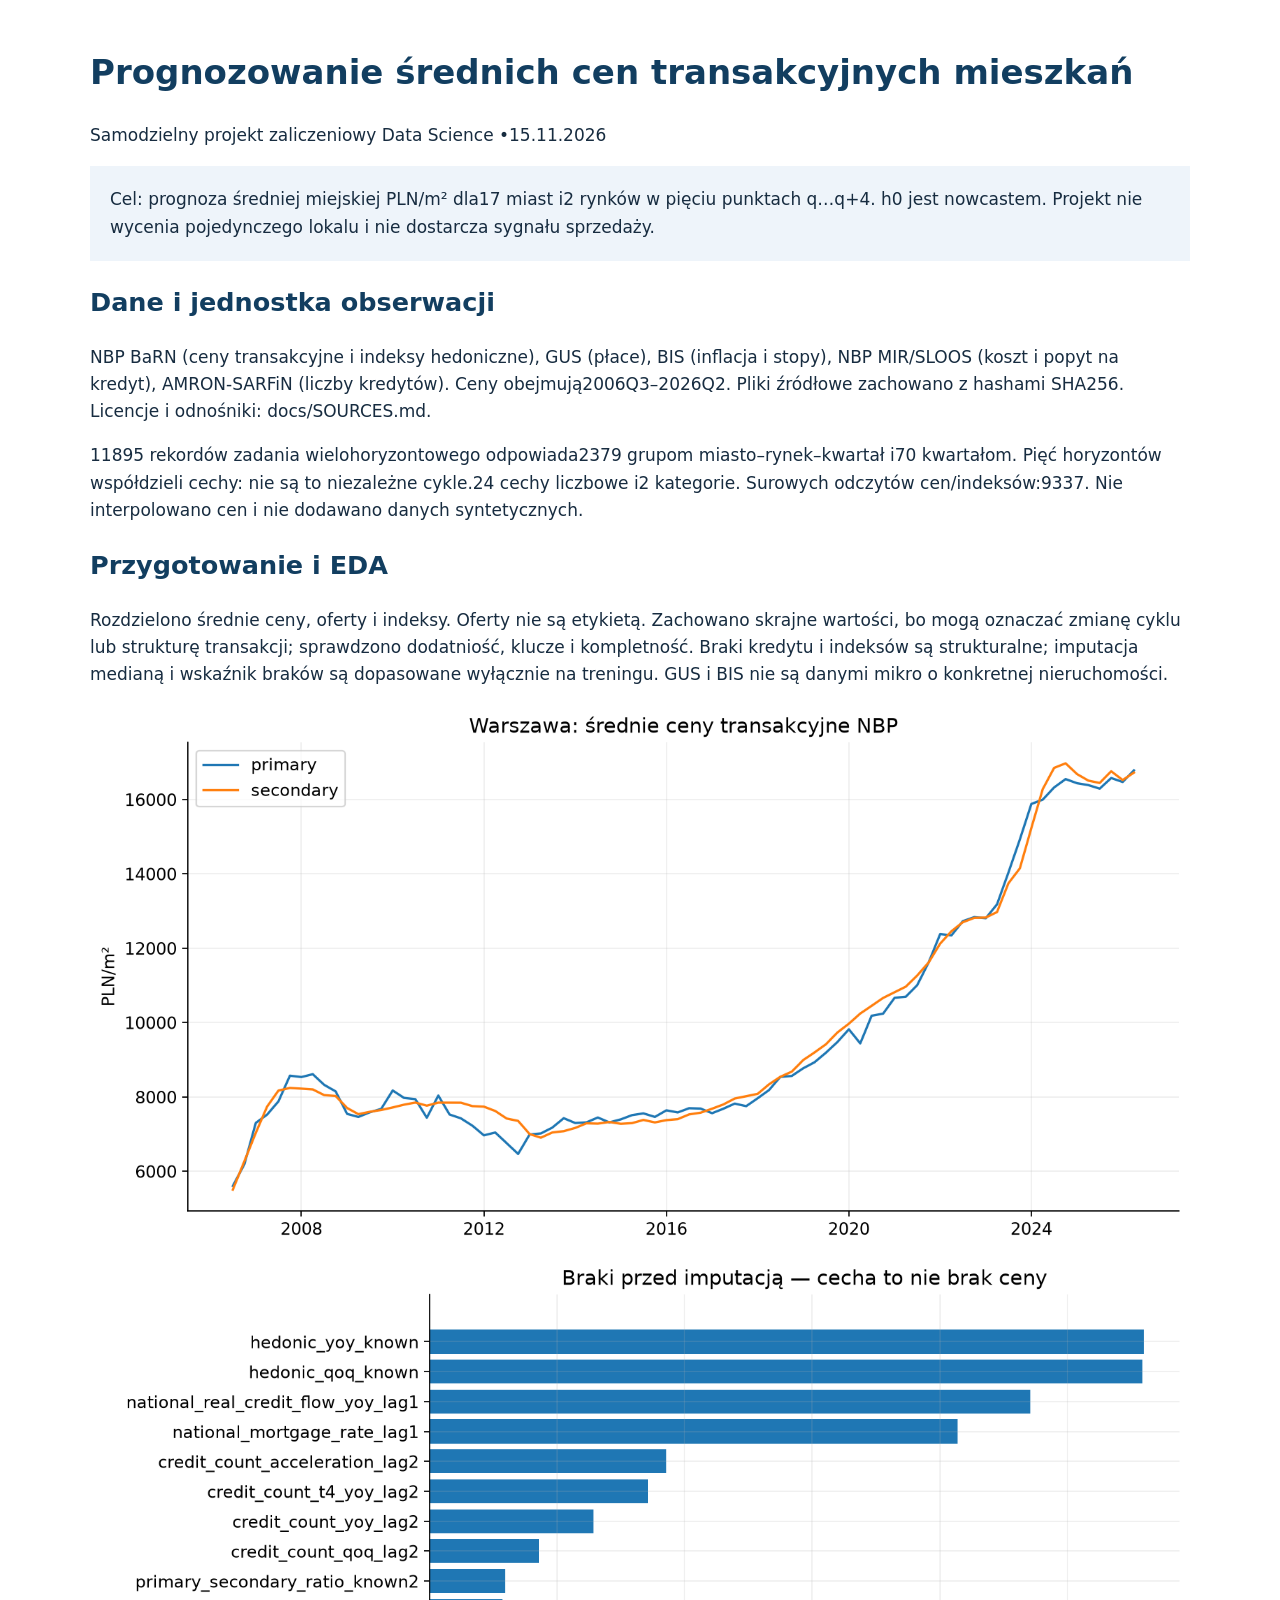
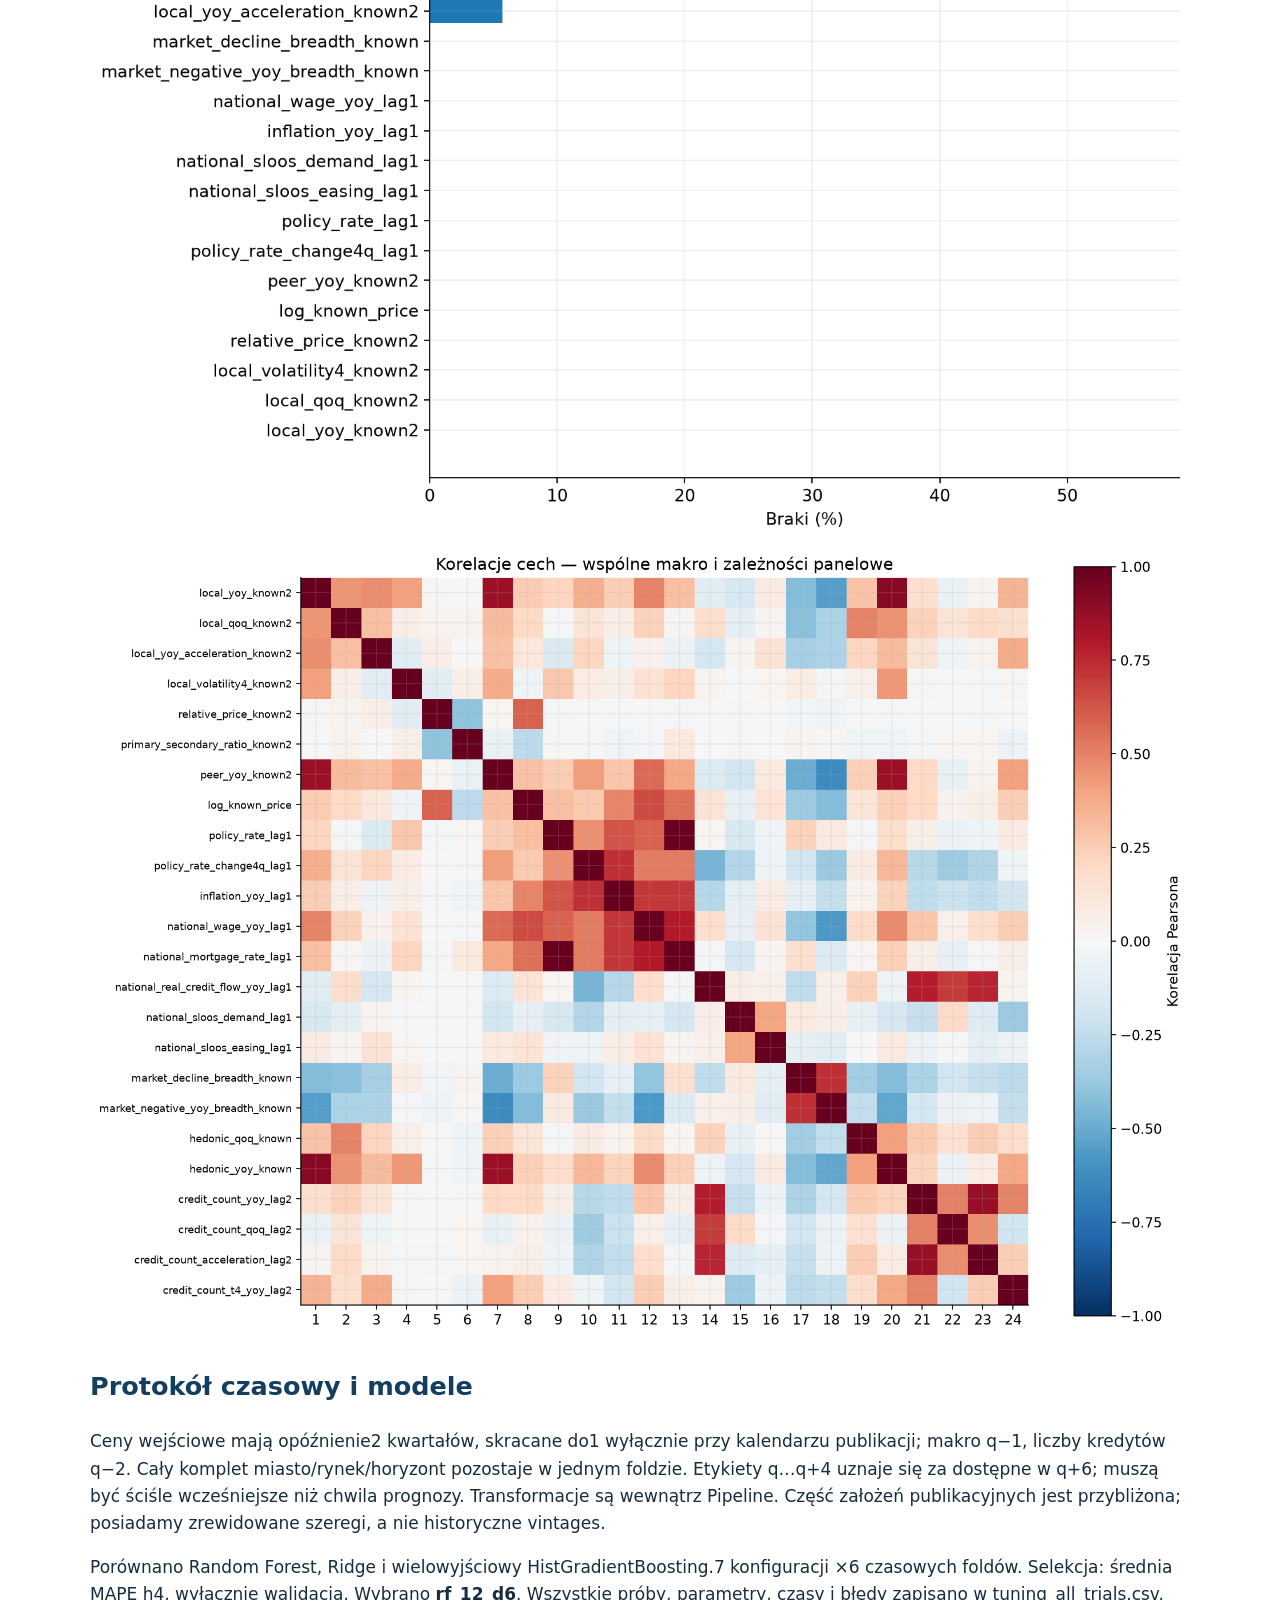
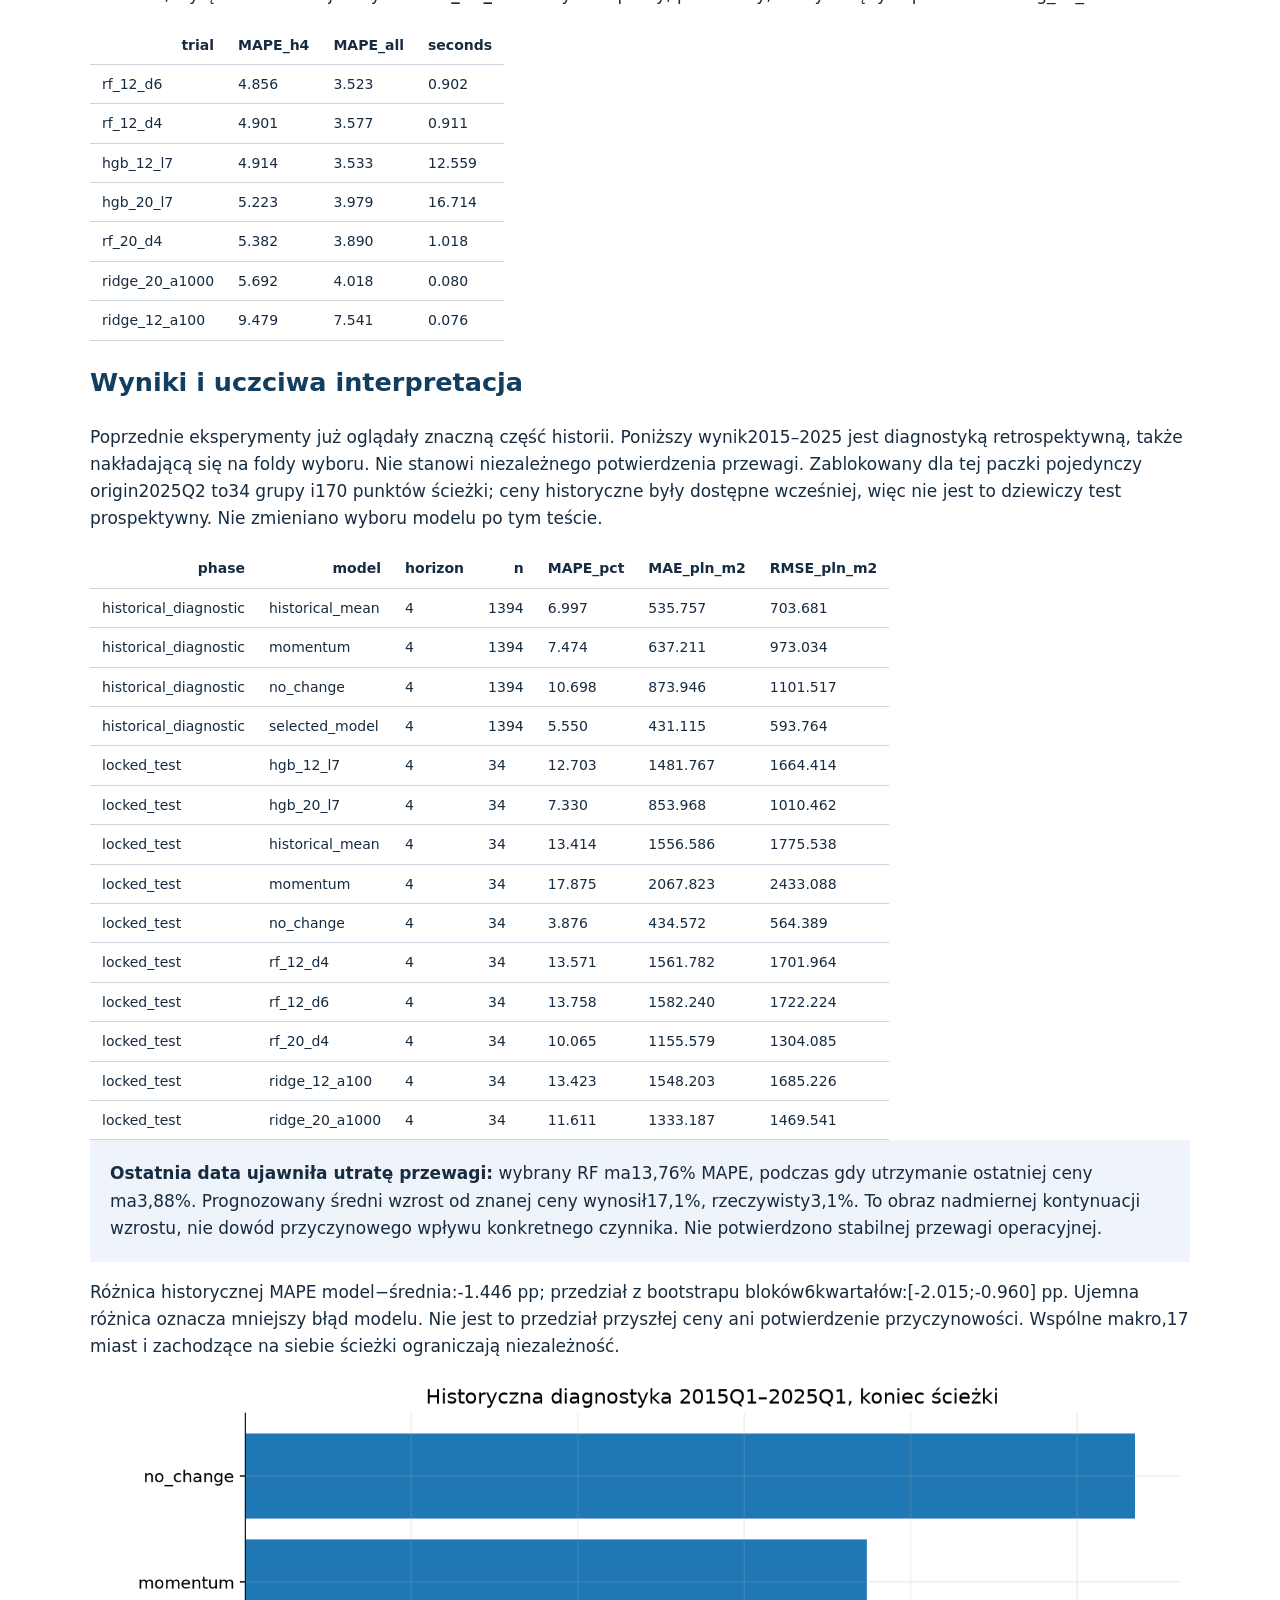
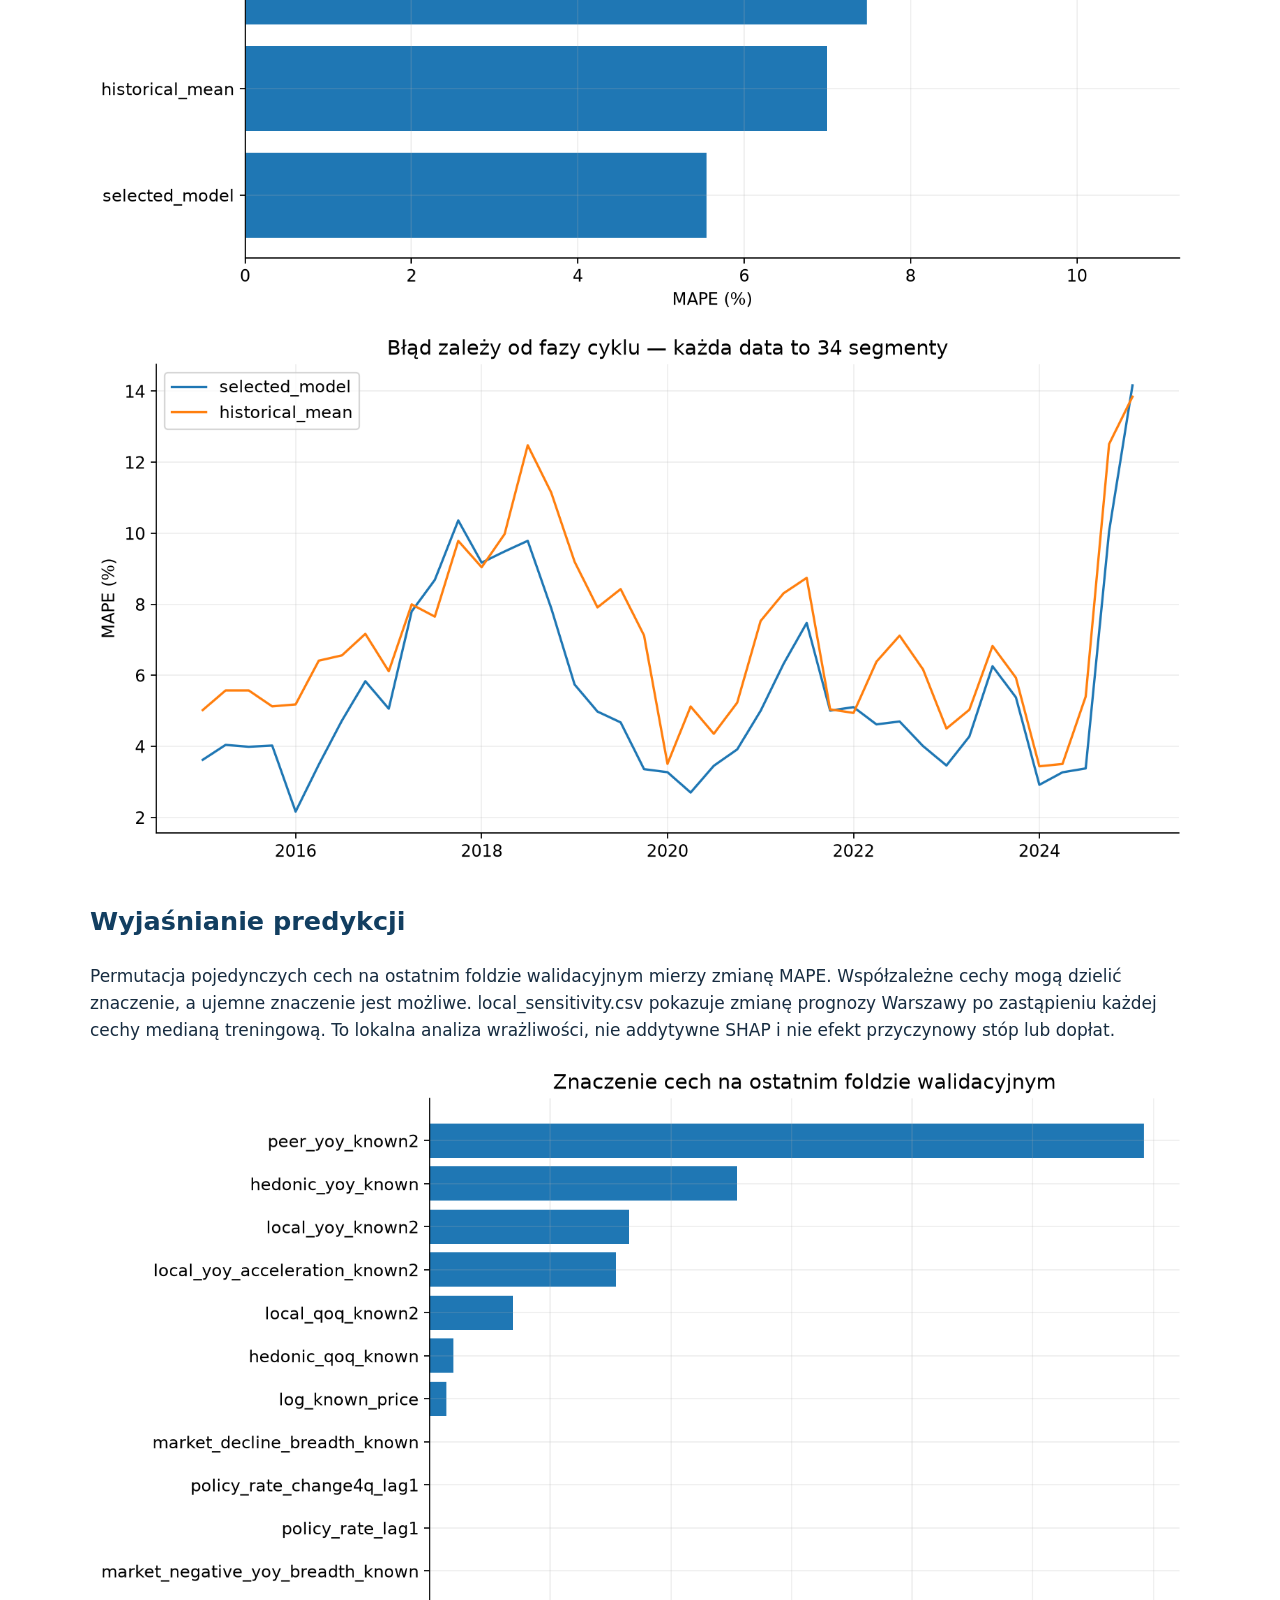
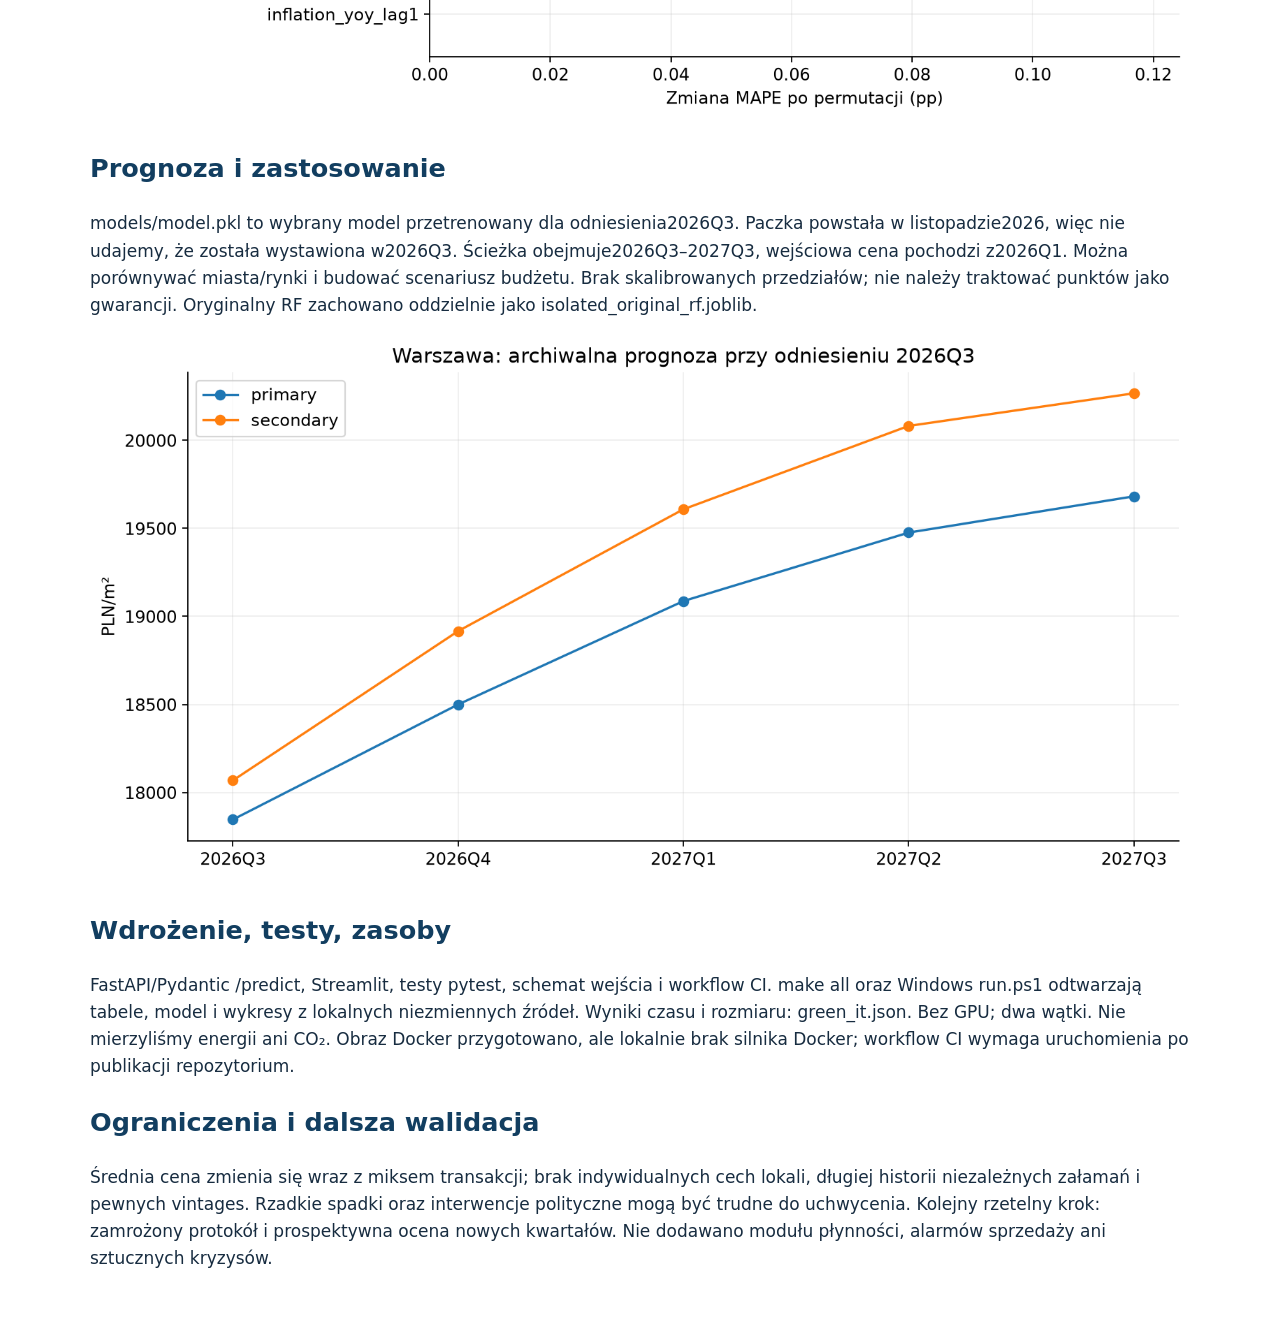
<file: reports/raport.html>
<!doctype html><html lang="pl"><meta charset="utf-8"><title>Prognoza cen mieszkań — raport</title><style>body{font:17px/1.6 system-ui;max-width:1100px;margin:45px auto;padding:0 24px;color:#172c40}h1,h2{color:#123e60}table{border-collapse:collapse;font-size:14px}th,td{padding:8px 12px;border-bottom:1px solid #cbd5df}img{max-width:100%}aside{background:#eef4fa;padding:20px}</style>
 <h1>Prognozowanie średnich cen transakcyjnych mieszkań</h1><p>Samodzielny projekt zaliczeniowy Data Science •15.11.2026</p>
 <aside>Cel: prognoza średniej miejskiej PLN/m² dla17 miast i2 rynków w pięciu punktach q…q+4. h0 jest nowcastem. Projekt nie wycenia pojedynczego lokalu i nie dostarcza sygnału sprzedaży.</aside>
 <h2>Dane i jednostka obserwacji</h2><p>NBP BaRN (ceny transakcyjne i indeksy hedoniczne), GUS (płace), BIS (inflacja i stopy), NBP MIR/SLOOS (koszt i popyt na kredyt), AMRON-SARFiN (liczby kredytów). Ceny obejmują2006Q3–2026Q2. Pliki źródłowe zachowano z hashami SHA256. Licencje i odnośniki: docs/SOURCES.md.</p>
 <p>11895 rekordów zadania wielohoryzontowego odpowiada2379 grupom miasto–rynek–kwartał i70 kwartałom. Pięć horyzontów współdzieli cechy: nie są to niezależne cykle.24 cechy liczbowe i2 kategorie. Surowych odczytów cen/indeksów:9337. Nie interpolowano cen i nie dodawano danych syntetycznych.</p>
 <h2>Przygotowanie i EDA</h2><p>Rozdzielono średnie ceny, oferty i indeksy. Oferty nie są etykietą. Zachowano skrajne wartości, bo mogą oznaczać zmianę cyklu lub strukturę transakcji; sprawdzono dodatniość, klucze i kompletność. Braki kredytu i indeksów są strukturalne; imputacja medianą i wskaźnik braków są dopasowane wyłącznie na treningu. GUS i BIS nie są danymi mikro o konkretnej nieruchomości.</p>
 <img src="figures/01_prices.png"><img src="figures/02_missing.png"><img src="figures/03_correlations.png">
 <h2>Protokół czasowy i modele</h2><p>Ceny wejściowe mają opóźnienie2 kwartałów, skracane do1 wyłącznie przy kalendarzu publikacji; makro q−1, liczby kredytów q−2. Cały komplet miasto/rynek/horyzont pozostaje w jednym foldzie. Etykiety q…q+4 uznaje się za dostępne w q+6; muszą być ściśle wcześniejsze niż chwila prognozy. Transformacje są wewnątrz Pipeline. Część założeń publikacyjnych jest przybliżona; posiadamy zrewidowane szeregi, a nie historyczne vintages.</p>
 <p>Porównano Random Forest, Ridge i wielowyjściowy HistGradientBoosting.7 konfiguracji ×6 czasowych foldów. Selekcja: średnia MAPE h4, wyłącznie walidacja. Wybrano <b>rf_12_d6</b>. Wszystkie próby, parametry, czasy i błędy zapisano w tuning_all_trials.csv.</p><table class="dataframe">
  <thead>
    <tr style="text-align: right;">
      <th>trial</th>
      <th>MAPE_h4</th>
      <th>MAPE_all</th>
      <th>seconds</th>
    </tr>
  </thead>
  <tbody>
    <tr>
      <td>rf_12_d6</td>
      <td>4.856</td>
      <td>3.523</td>
      <td>0.902</td>
    </tr>
    <tr>
      <td>rf_12_d4</td>
      <td>4.901</td>
      <td>3.577</td>
      <td>0.911</td>
    </tr>
    <tr>
      <td>hgb_12_l7</td>
      <td>4.914</td>
      <td>3.533</td>
      <td>12.559</td>
    </tr>
    <tr>
      <td>hgb_20_l7</td>
      <td>5.223</td>
      <td>3.979</td>
      <td>16.714</td>
    </tr>
    <tr>
      <td>rf_20_d4</td>
      <td>5.382</td>
      <td>3.890</td>
      <td>1.018</td>
    </tr>
    <tr>
      <td>ridge_20_a1000</td>
      <td>5.692</td>
      <td>4.018</td>
      <td>0.080</td>
    </tr>
    <tr>
      <td>ridge_12_a100</td>
      <td>9.479</td>
      <td>7.541</td>
      <td>0.076</td>
    </tr>
  </tbody>
</table>
 <h2>Wyniki i uczciwa interpretacja</h2><p>Poprzednie eksperymenty już oglądały znaczną część historii. Poniższy wynik2015–2025 jest diagnostyką retrospektywną, także nakładającą się na foldy wyboru. Nie stanowi niezależnego potwierdzenia przewagi. Zablokowany dla tej paczki pojedynczy origin2025Q2 to34 grupy i170 punktów ścieżki; ceny historyczne były dostępne wcześniej, więc nie jest to dziewiczy test prospektywny. Nie zmieniano wyboru modelu po tym teście.</p><table class="dataframe">
  <thead>
    <tr style="text-align: right;">
      <th>phase</th>
      <th>model</th>
      <th>horizon</th>
      <th>n</th>
      <th>MAPE_pct</th>
      <th>MAE_pln_m2</th>
      <th>RMSE_pln_m2</th>
    </tr>
  </thead>
  <tbody>
    <tr>
      <td>historical_diagnostic</td>
      <td>historical_mean</td>
      <td>4</td>
      <td>1394</td>
      <td>6.997</td>
      <td>535.757</td>
      <td>703.681</td>
    </tr>
    <tr>
      <td>historical_diagnostic</td>
      <td>momentum</td>
      <td>4</td>
      <td>1394</td>
      <td>7.474</td>
      <td>637.211</td>
      <td>973.034</td>
    </tr>
    <tr>
      <td>historical_diagnostic</td>
      <td>no_change</td>
      <td>4</td>
      <td>1394</td>
      <td>10.698</td>
      <td>873.946</td>
      <td>1101.517</td>
    </tr>
    <tr>
      <td>historical_diagnostic</td>
      <td>selected_model</td>
      <td>4</td>
      <td>1394</td>
      <td>5.550</td>
      <td>431.115</td>
      <td>593.764</td>
    </tr>
    <tr>
      <td>locked_test</td>
      <td>hgb_12_l7</td>
      <td>4</td>
      <td>34</td>
      <td>12.703</td>
      <td>1481.767</td>
      <td>1664.414</td>
    </tr>
    <tr>
      <td>locked_test</td>
      <td>hgb_20_l7</td>
      <td>4</td>
      <td>34</td>
      <td>7.330</td>
      <td>853.968</td>
      <td>1010.462</td>
    </tr>
    <tr>
      <td>locked_test</td>
      <td>historical_mean</td>
      <td>4</td>
      <td>34</td>
      <td>13.414</td>
      <td>1556.586</td>
      <td>1775.538</td>
    </tr>
    <tr>
      <td>locked_test</td>
      <td>momentum</td>
      <td>4</td>
      <td>34</td>
      <td>17.875</td>
      <td>2067.823</td>
      <td>2433.088</td>
    </tr>
    <tr>
      <td>locked_test</td>
      <td>no_change</td>
      <td>4</td>
      <td>34</td>
      <td>3.876</td>
      <td>434.572</td>
      <td>564.389</td>
    </tr>
    <tr>
      <td>locked_test</td>
      <td>rf_12_d4</td>
      <td>4</td>
      <td>34</td>
      <td>13.571</td>
      <td>1561.782</td>
      <td>1701.964</td>
    </tr>
    <tr>
      <td>locked_test</td>
      <td>rf_12_d6</td>
      <td>4</td>
      <td>34</td>
      <td>13.758</td>
      <td>1582.240</td>
      <td>1722.224</td>
    </tr>
    <tr>
      <td>locked_test</td>
      <td>rf_20_d4</td>
      <td>4</td>
      <td>34</td>
      <td>10.065</td>
      <td>1155.579</td>
      <td>1304.085</td>
    </tr>
    <tr>
      <td>locked_test</td>
      <td>ridge_12_a100</td>
      <td>4</td>
      <td>34</td>
      <td>13.423</td>
      <td>1548.203</td>
      <td>1685.226</td>
    </tr>
    <tr>
      <td>locked_test</td>
      <td>ridge_20_a1000</td>
      <td>4</td>
      <td>34</td>
      <td>11.611</td>
      <td>1333.187</td>
      <td>1469.541</td>
    </tr>
  </tbody>
</table>
 <aside><b>Ostatnia data ujawniła utratę przewagi:</b> wybrany RF ma13,76% MAPE, podczas gdy utrzymanie ostatniej ceny ma3,88%. Prognozowany średni wzrost od znanej ceny wynosił17,1%, rzeczywisty3,1%. To obraz nadmiernej kontynuacji wzrostu, nie dowód przyczynowego wpływu konkretnego czynnika. Nie potwierdzono stabilnej przewagi operacyjnej.</aside>
 <p>Różnica historycznej MAPE model−średnia:-1.446 pp; przedział z bootstrapu bloków6kwartałów:[-2.015;-0.960] pp. Ujemna różnica oznacza mniejszy błąd modelu. Nie jest to przedział przyszłej ceny ani potwierdzenie przyczynowości. Wspólne makro,17 miast i zachodzące na siebie ścieżki ograniczają niezależność.</p>
 <img src="figures/04_comparison.png"><img src="figures/05_stability.png">
 <h2>Wyjaśnianie predykcji</h2><p>Permutacja pojedynczych cech na ostatnim foldzie walidacyjnym mierzy zmianę MAPE. Współzależne cechy mogą dzielić znaczenie, a ujemne znaczenie jest możliwe. local_sensitivity.csv pokazuje zmianę prognozy Warszawy po zastąpieniu każdej cechy medianą treningową. To lokalna analiza wrażliwości, nie addytywne SHAP i nie efekt przyczynowy stóp lub dopłat.</p><img src="figures/06_importance.png">
 <h2>Prognoza i zastosowanie</h2><p>models/model.pkl to wybrany model przetrenowany dla odniesienia2026Q3. Paczka powstała w listopadzie2026, więc nie udajemy, że została wystawiona w2026Q3. Ścieżka obejmuje2026Q3–2027Q3, wejściowa cena pochodzi z2026Q1. Można porównywać miasta/rynki i budować scenariusz budżetu. Brak skalibrowanych przedziałów; nie należy traktować punktów jako gwarancji. Oryginalny RF zachowano oddzielnie jako isolated_original_rf.joblib.</p><img src="figures/07_forecast.png">
 <h2>Wdrożenie, testy, zasoby</h2><p>FastAPI/Pydantic /predict, Streamlit, testy pytest, schemat wejścia i workflow CI. make all oraz Windows run.ps1 odtwarzają tabele, model i wykresy z lokalnych niezmiennych źródeł. Wyniki czasu i rozmiaru: green_it.json. Bez GPU; dwa wątki. Nie mierzyliśmy energii ani CO₂. Obraz Docker przygotowano, ale lokalnie brak silnika Docker; workflow CI wymaga uruchomienia po publikacji repozytorium.</p>
 <h2>Ograniczenia i dalsza walidacja</h2><p>Średnia cena zmienia się wraz z miksem transakcji; brak indywidualnych cech lokali, długiej historii niezależnych załamań i pewnych vintages. Rzadkie spadki oraz interwencje polityczne mogą być trudne do uchwycenia. Kolejny rzetelny krok: zamrożony protokół i prospektywna ocena nowych kwartałów. Nie dodawano modułu płynności, alarmów sprzedaży ani sztucznych kryzysów.</p></html>
</file>
